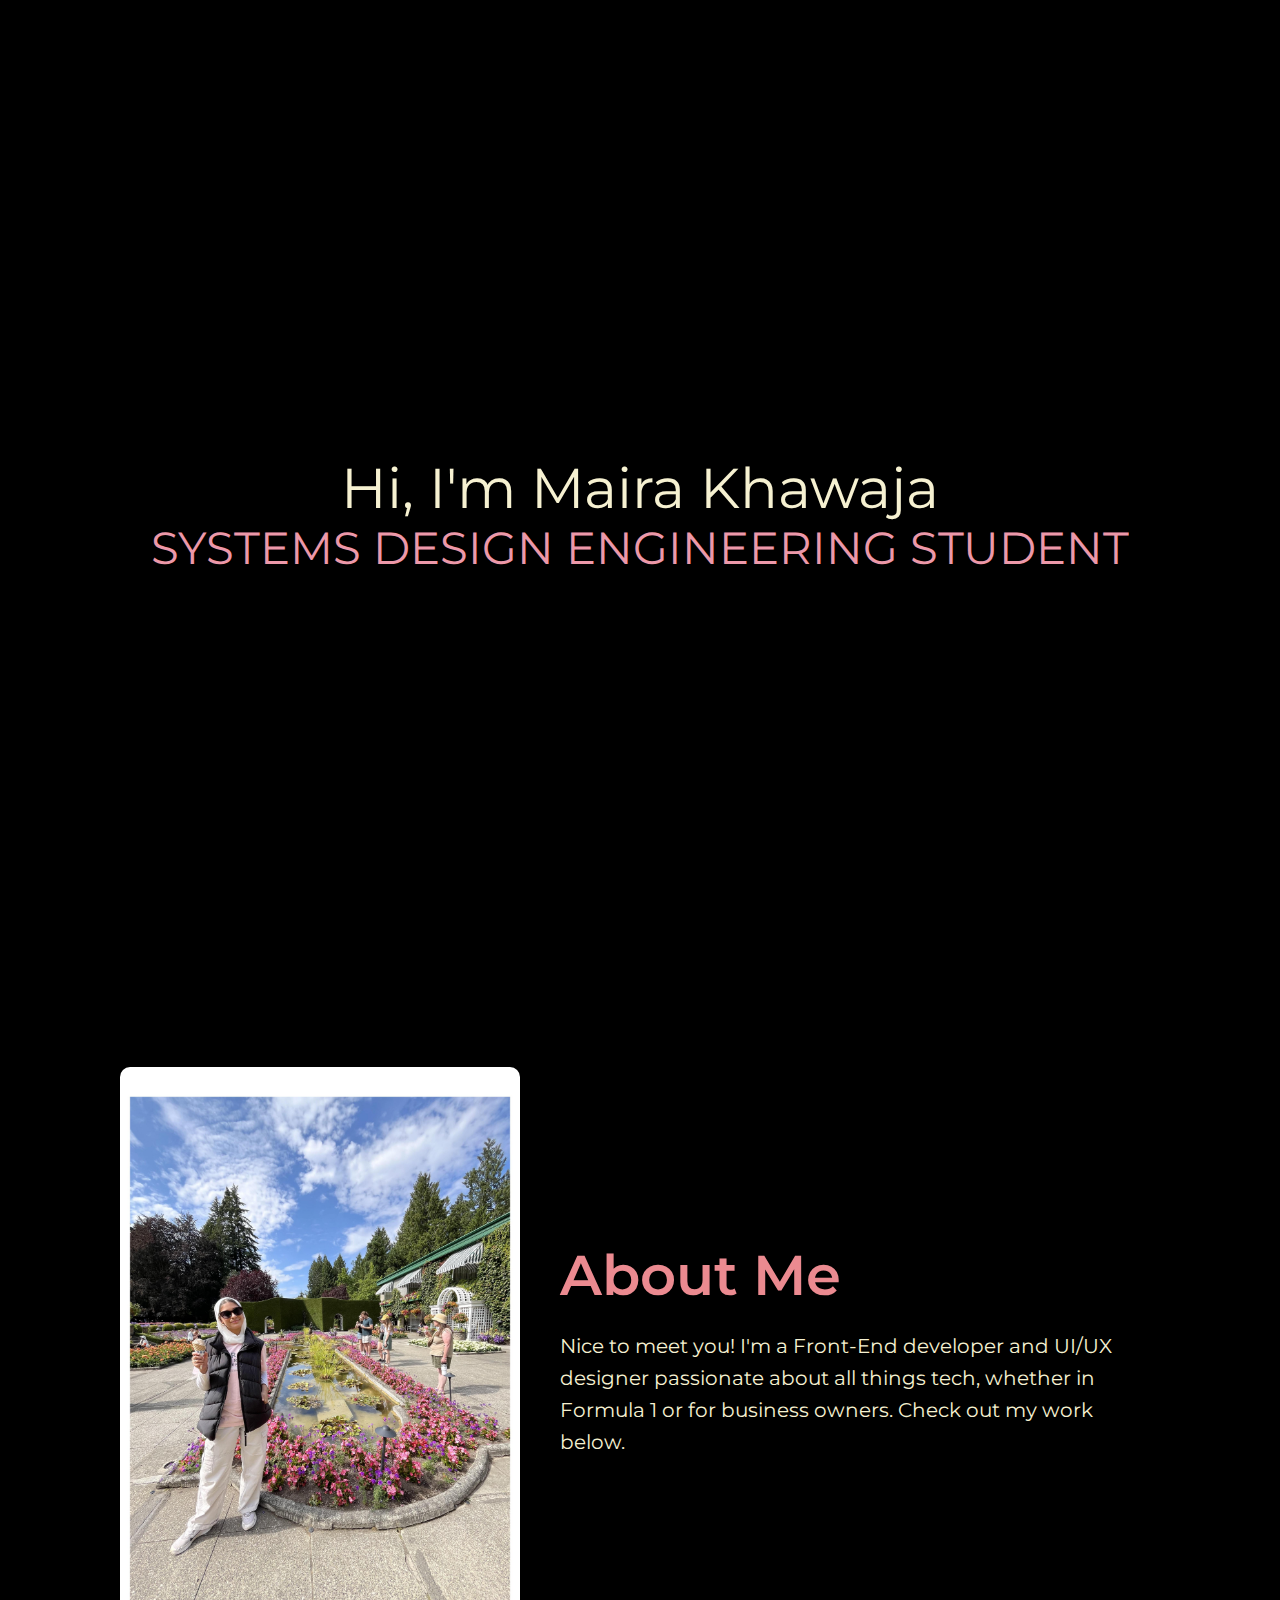
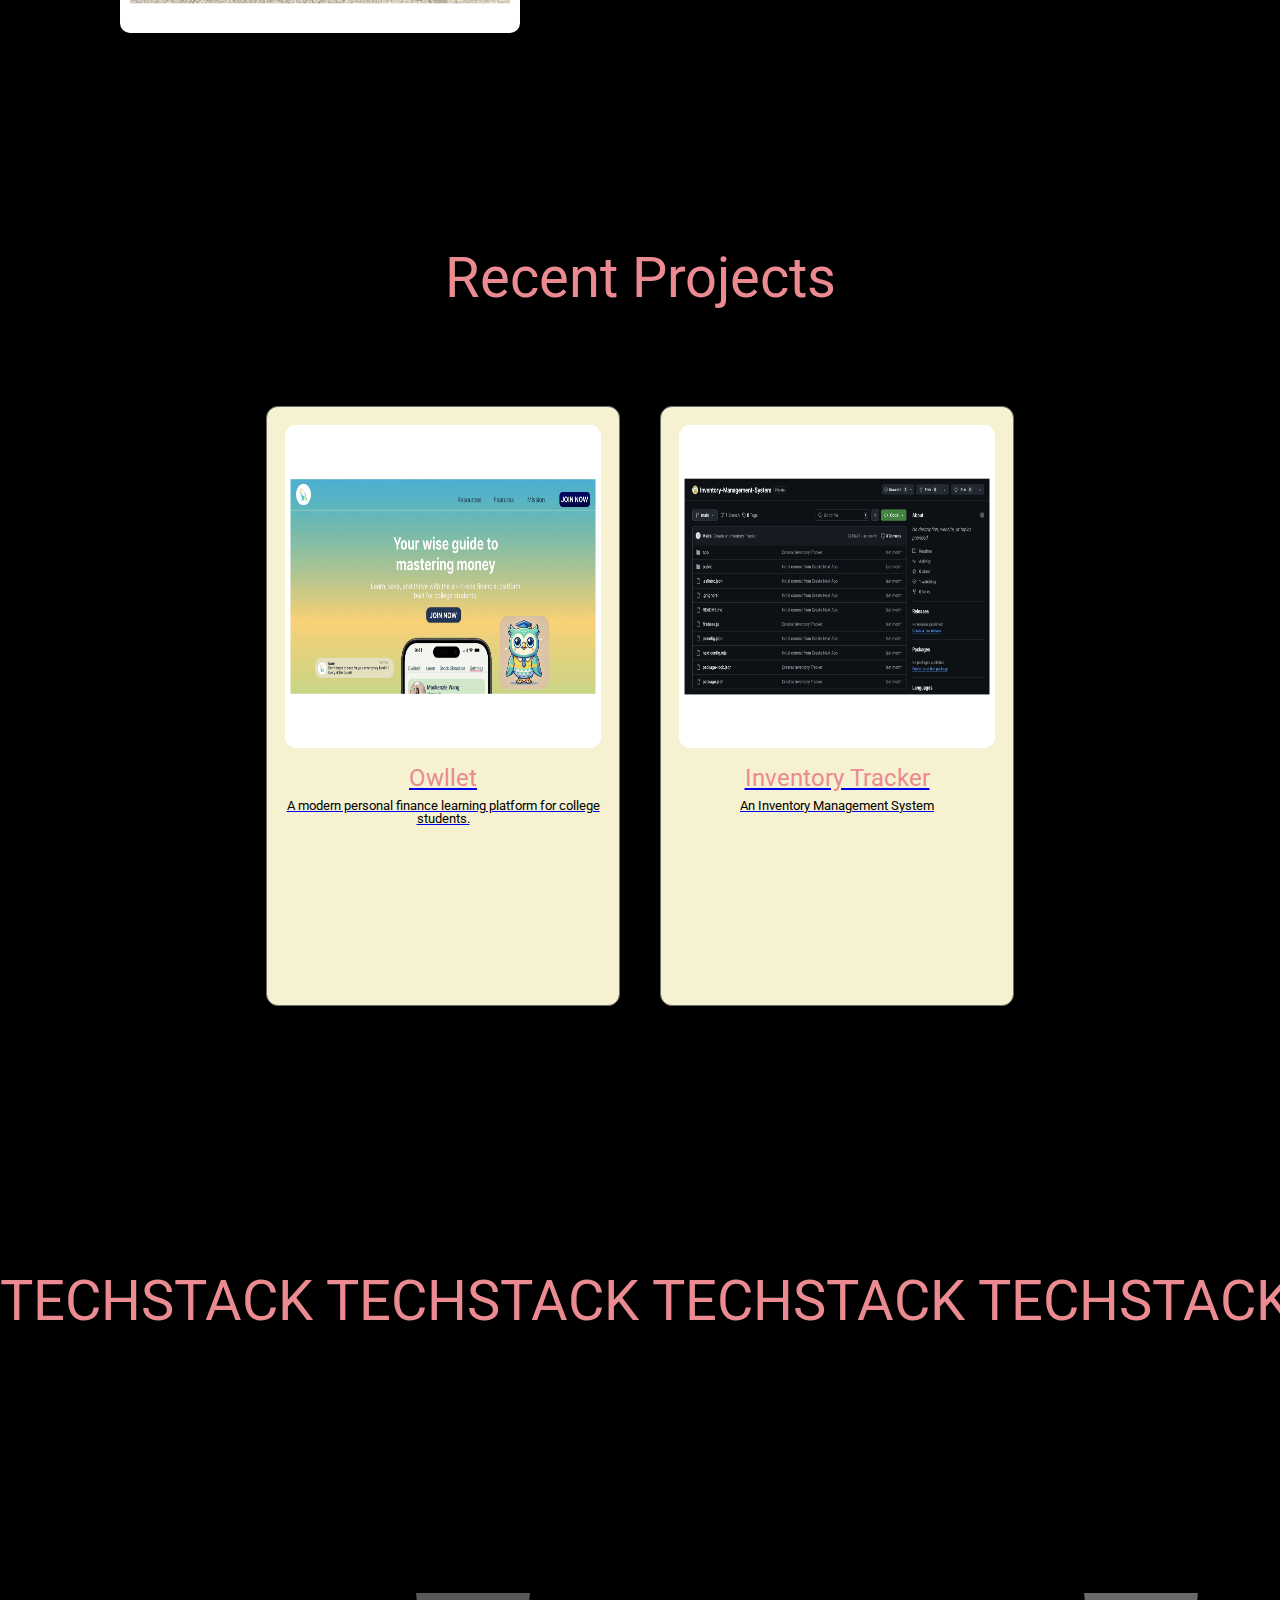
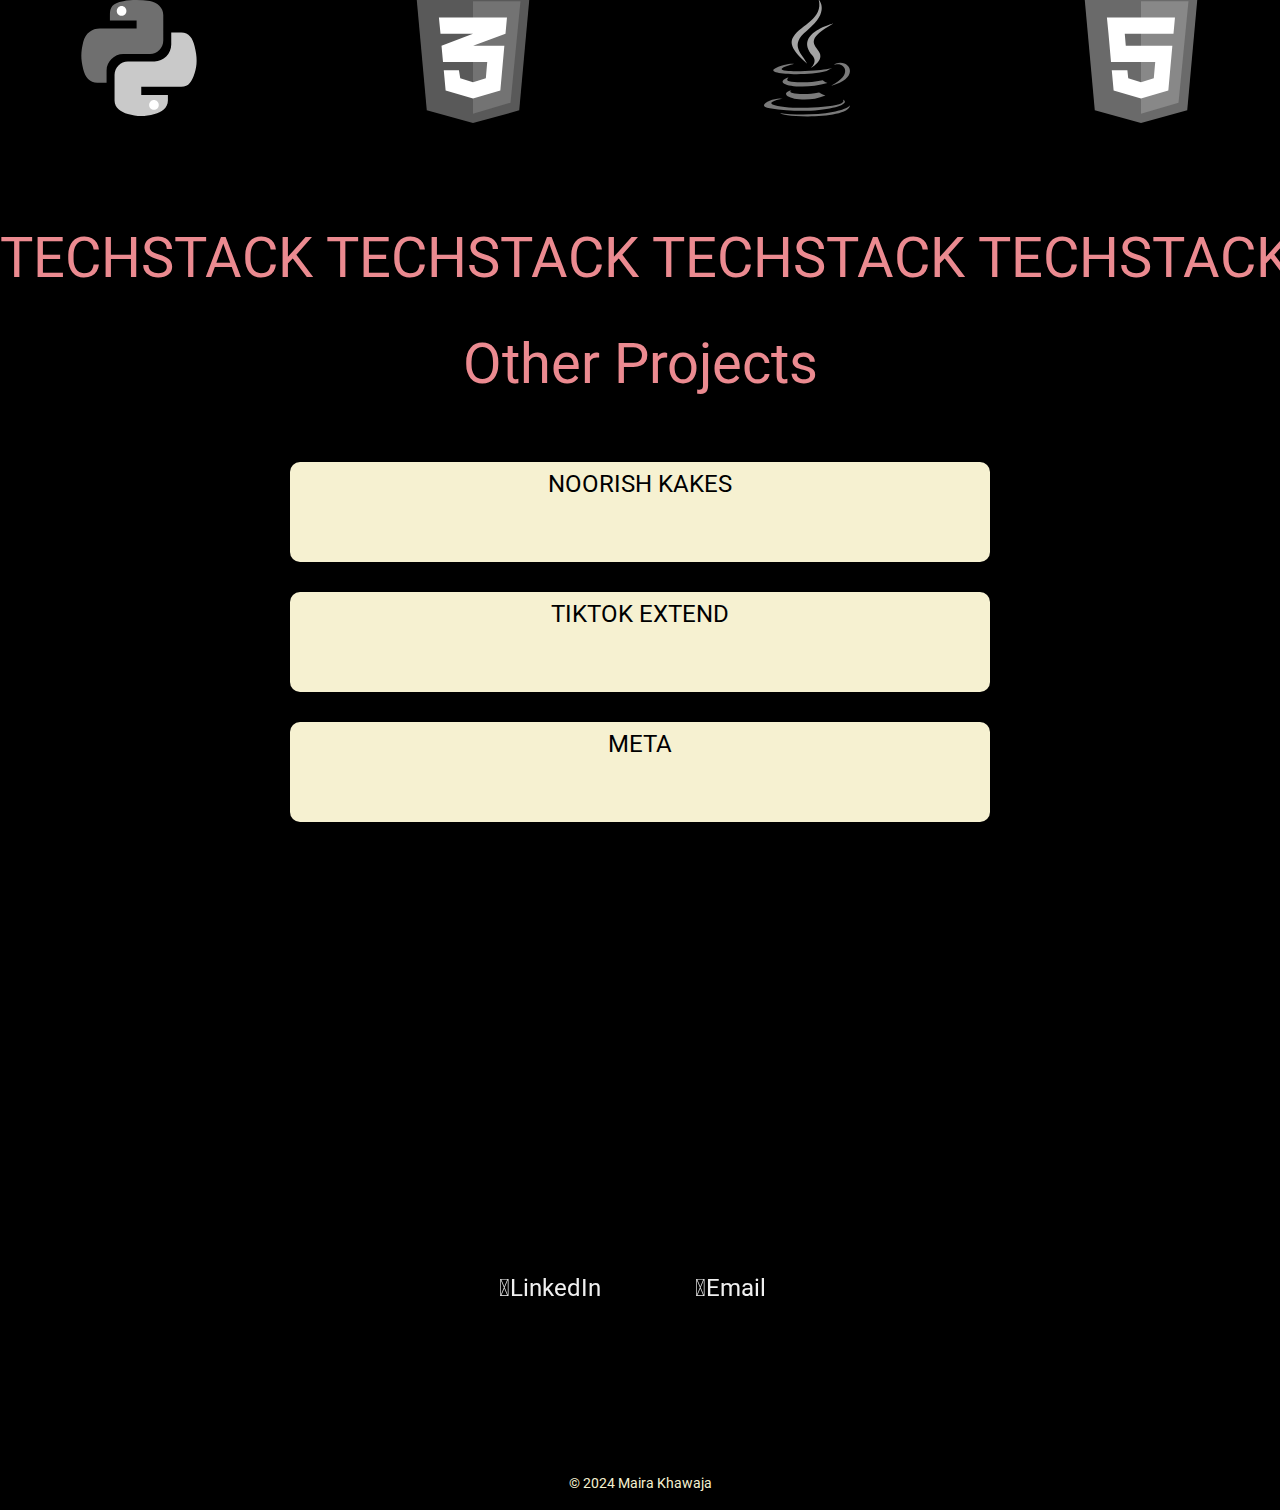
<file: index.html>
<!DOCTYPE HTML>
<!--
	Story by HTML5 UP
	html5up.net | @ajlkn
	Free for personal and commercial use under the CCA 3.0 license (html5up.net/license)
-->
<html>
	<head>
		<link href="https://fonts.googleapis.com/css2?family=Roboto:wght@400;700&display=swap" rel="stylesheet">
		<title>Maira Khawaja</title>
		<meta charset="utf-8"/>
		<meta name="viewport" content="width=device-width, initial-scale=1, user-scalable=no"/>
		<link rel="stylesheet" href="assets/css/main.css" />
		<noscript><link rel="stylesheet" href="assets/css/noscript.css" /></noscript>
		<!-- Google tag (gtag.js) -->
<script async src="https://www.googletagmanager.com/gtag/js?id=G-WH0TMZKFST"></script>
<script>
  window.dataLayer = window.dataLayer || [];
  function gtag(){dataLayer.push(arguments);}
  gtag('js', new Date());

  gtag('config', 'G-WH0TMZKFST');
</script>
<link rel="Roboto" href="https://fonts.googleapis.com">
<link rel="preconnect" href="https://fonts.gstatic.com" crossorigin>
<link href="https://fonts.googleapis.com/css2?family=Montserrat:ital,wght@0,100..900;1,100..900&display=swap" rel="stylesheet">
	</head>
	<body class="is-preload">

		<nav class="round-navbar" id="roundNavbar">
			<ul>
			<li><a href="#aboutmesection">About Me</a></li>
			<li><a href="#projects">Projects</a></li>
			<li><a href="#techstack-section">Techstack</a></li>
			<li><a href="#otherprojects">Other Projects</a></li>
		</ul>
		</nav>
		<script src="scripts.js"></script>

		<!-- Wrapper -->
			<div id="About" class="divided">


					<section>
						
				 <div class="name">
					<h1>
						Hi, I'm Maira Khawaja 
						<div class="inner-headings">
							<span>
								Systems Design Engineering Student <br />
								Formula 1 Fan <br /> 
								Business Owner <br /> 
							</span>
						
						</div>
					</h1>
				 </div>
					</section>

					<!-- Two -->
					<section id="aboutmesection">
						<div class="aboutmesection-content">
							<!-- Image of yourself -->
							<img src="images/gallery/pic2.jpg" alt="Your Photo">
							
							<!-- Text next to the image -->
							<div class="aboutmesection-text">
							  <h1>About Me</h1>
							  <p>
								Nice to meet you! I'm a Front-End developer and UI/UX designer passionate about all things tech, whether in Formula 1 or for business owners. Check out my work below. 
							  </p>
							</div>
						  </div>
					</section>

 <section id="projects" class="projects">
	<h2> Recent Projects</h2>
	<div class="projects-container">
	  <!-- this is the card -->
	  <div class="project-card">
		<a href="https://www.figma.com/proto/9T1aq8GOevfCGmdvIomwOK/Owllet?node-id=75-53&t=SiLsR1OYIVi8cJE7-1">
		  <img src="images/owlletUI.jpg" class="project-image">
		  <h3 class="project-title">Owllet</h3>
		  <p class="project-description">A modern personal finance learning platform for college students.</p>
		</a>
	</div>
		<span class="card-link">Go to Project</span>
	
	
	
		  <div class="project-card">
			<a href="https://github.com/mairakhawaja/Inventory-Management-System.git">
			  <img src="images/IT.jpg" class="project-image">
			  <h3 class="project-title">Inventory Tracker</h3>
			  <p class="project-description">An Inventory Management System </p>
			</a>
		</div>
			<span class="card-link">Go to Project</span>
		</div>
		</section>

				<!-- Five -->
					<section id="techstack-section">
						<div class="moving-text-container">
							<div class="moving-text"  >
							  <span>TECHSTACK TECHSTACK TECHSTACK TECHSTACK TECHSTACK TECHSTACK TECHSTACK</span>
							  <span>TECHSTACK TECHSTACK TECHSTACK TECHSTACK TECHSTACK TECHSTACK TECHSTACK</span>
							</div>
						</div>
						  
						<div class="icons-container">
							<div class="icon" data-text="PYTHON PYTHON PYTHON PYTHON PYTHON">
							  <img src="images/python.svg" alt="Python">
							</div>
							<div class="icon" data-text="CSS CSS CSS CSS CSS">
							  <img src="images/CSS.svg" alt="CSS">
							</div>
							<div class="icon" data-text="JAVA JAVA JAVA JAVA JAVA">
							  <img src="images/java.svg" alt="java">
							</div>
							<div class="icon" data-text="HTML5 HTML5 HTML5 HTML5 HTML5">
							  <img src="images/HTML5.svg" alt="HTML5">
							</div>
						  </div>

						  <div class="moving-text-container bottom-text">
							<div class="moving-text">
							  <span>TECHSTACK TECHSTACK TECHSTACK TECHSTACK TECHSTACK TECHSTACK TECHSTACK</span>
							  <span>TECHSTACK TECHSTACK TECHSTACK TECHSTACK TECHSTACK TECHSTACK TECHSTACK</span>
							</div>
						</div>

						  </section>


						 <section>
							<div id="otherprojects" class="otherprojects">
								<h2>Other Projects</h2>

								<div class="other-projects-container">
									<div class="other-project-card other-card-large">
										<h3>NOORISH KAKES</h3>
										<a class="other-card-link" href="https://www.instagram.com/noorishkakes/?hl=en">See Project</a>
									</div>
							
									<div class="other-project-card other-card-medium">
										
										<h3>TIKTOK EXTEND</h3>
										<a class="other-card-link" href="https://www.canva.com/design/DAF_IS5ivbg/SfKrqWmzQJ89opwIOMUnyw/edit">See Project</a>
									</div>
							
									<div class="other-project-card other-card-small">
										<h3>META</h3>
										<a class="other-card-link" href="https://drive.google.com/file/d/1LSer0Fg7Jsz0cfxKdGN4XkP6RQ5nyRYR/view?usp=sharing">See Project</a>
									</div>
								</div>
								</div>
								
					</section> 
				<!-- Footer -->
				<footer class="footer">
					<div class="inner">
					  <ul class="icons">
						<li><a href="https://www.linkedin.com/in/maira-khawaja-0ba34a267/" class="icon brands fa-linkedin"><span class="label">LinkedIn</span></a></li>
						<li><a href="mailto:maira.khawajaa@gmail.com" class="icon fa-envelope"><span class="label">Email</span></a></li>
					  </ul>
					  <p>&copy; 2024 Maira Khawaja</p>
					</div>
				  </footer>				  

		<!-- Scripts -->
		<!--	<script src="assets/js/jquery.min.js"></script>
			<script src="assets/js/jquery.scrollex.min.js"></script>
			<script src="assets/js/jquery.scrolly.min.js"></script>
			<script src="assets/js/browser.min.js"></script>
			<script src="assets/js/breakpoints.min.js"></script>
			<script src="assets/js/util.js"></script>
			<script src="assets/js/main.js"></script> -->
		</body>
</html>
</file>
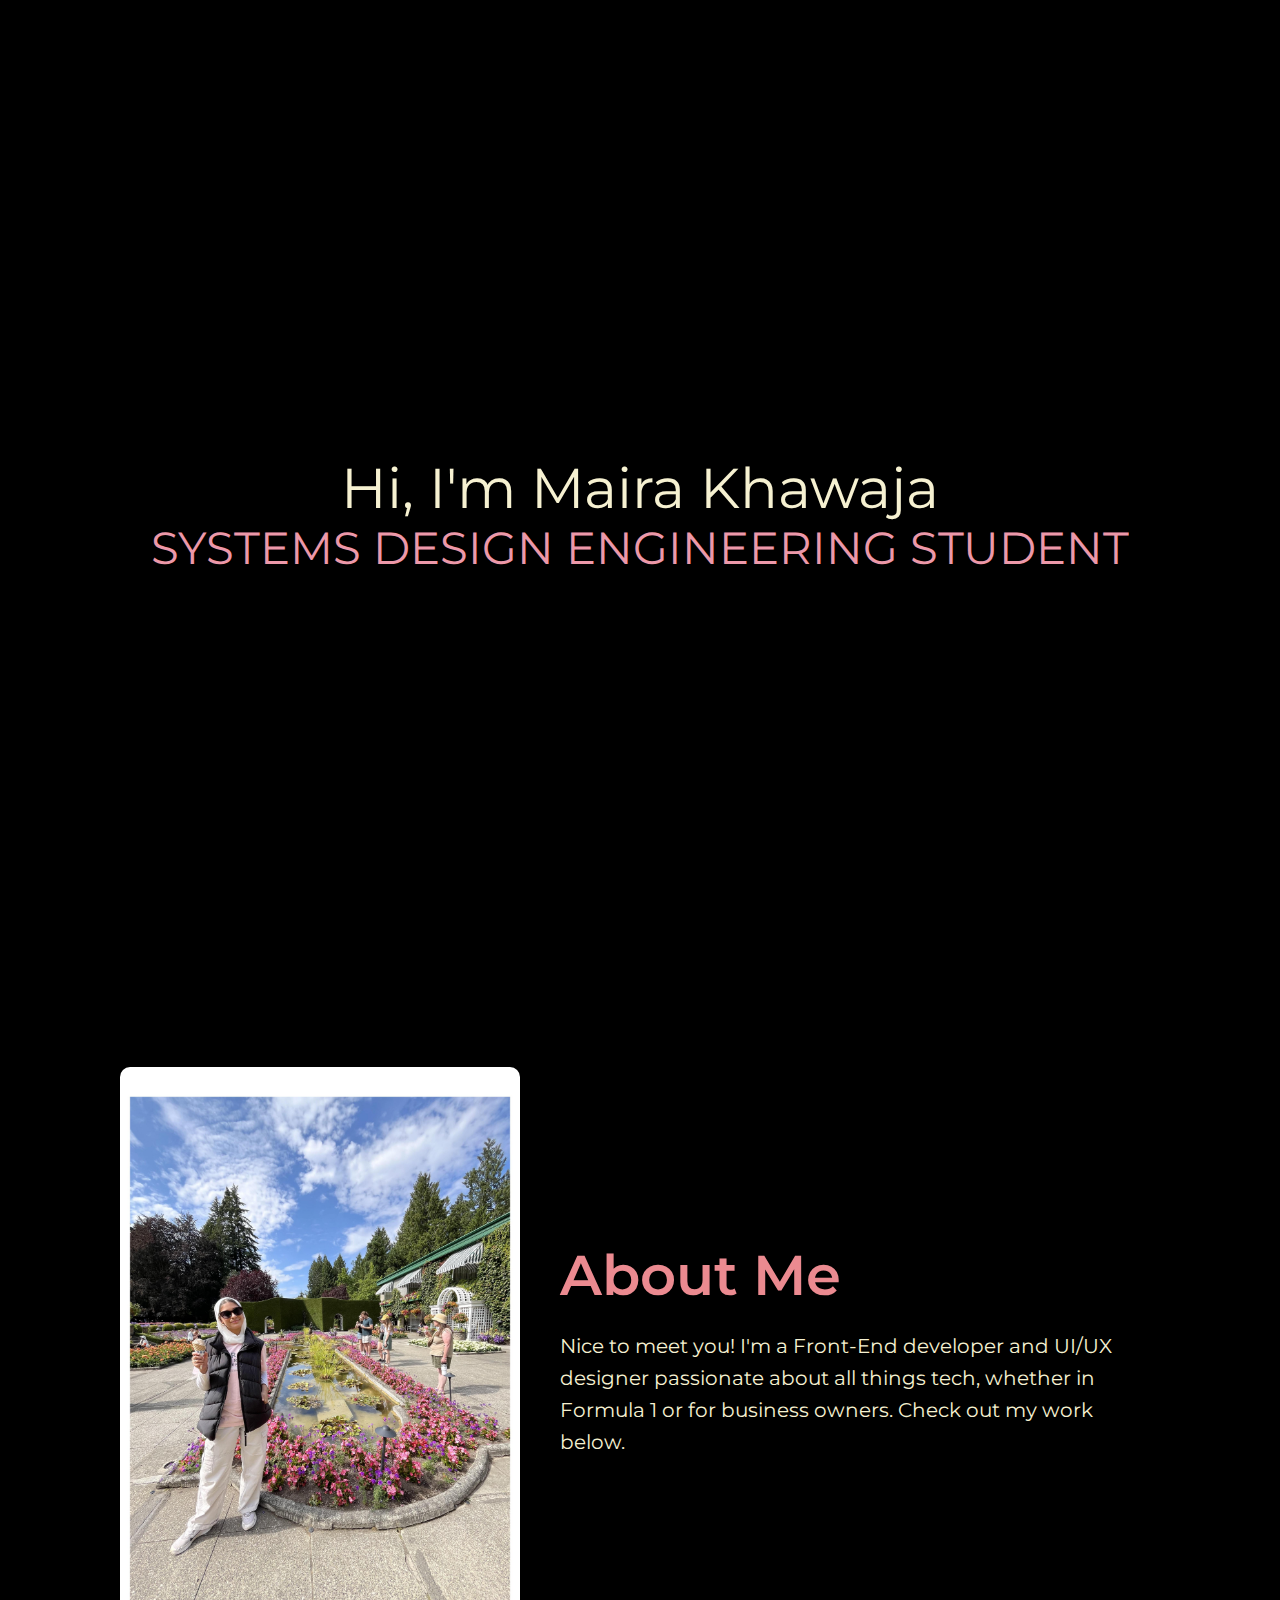
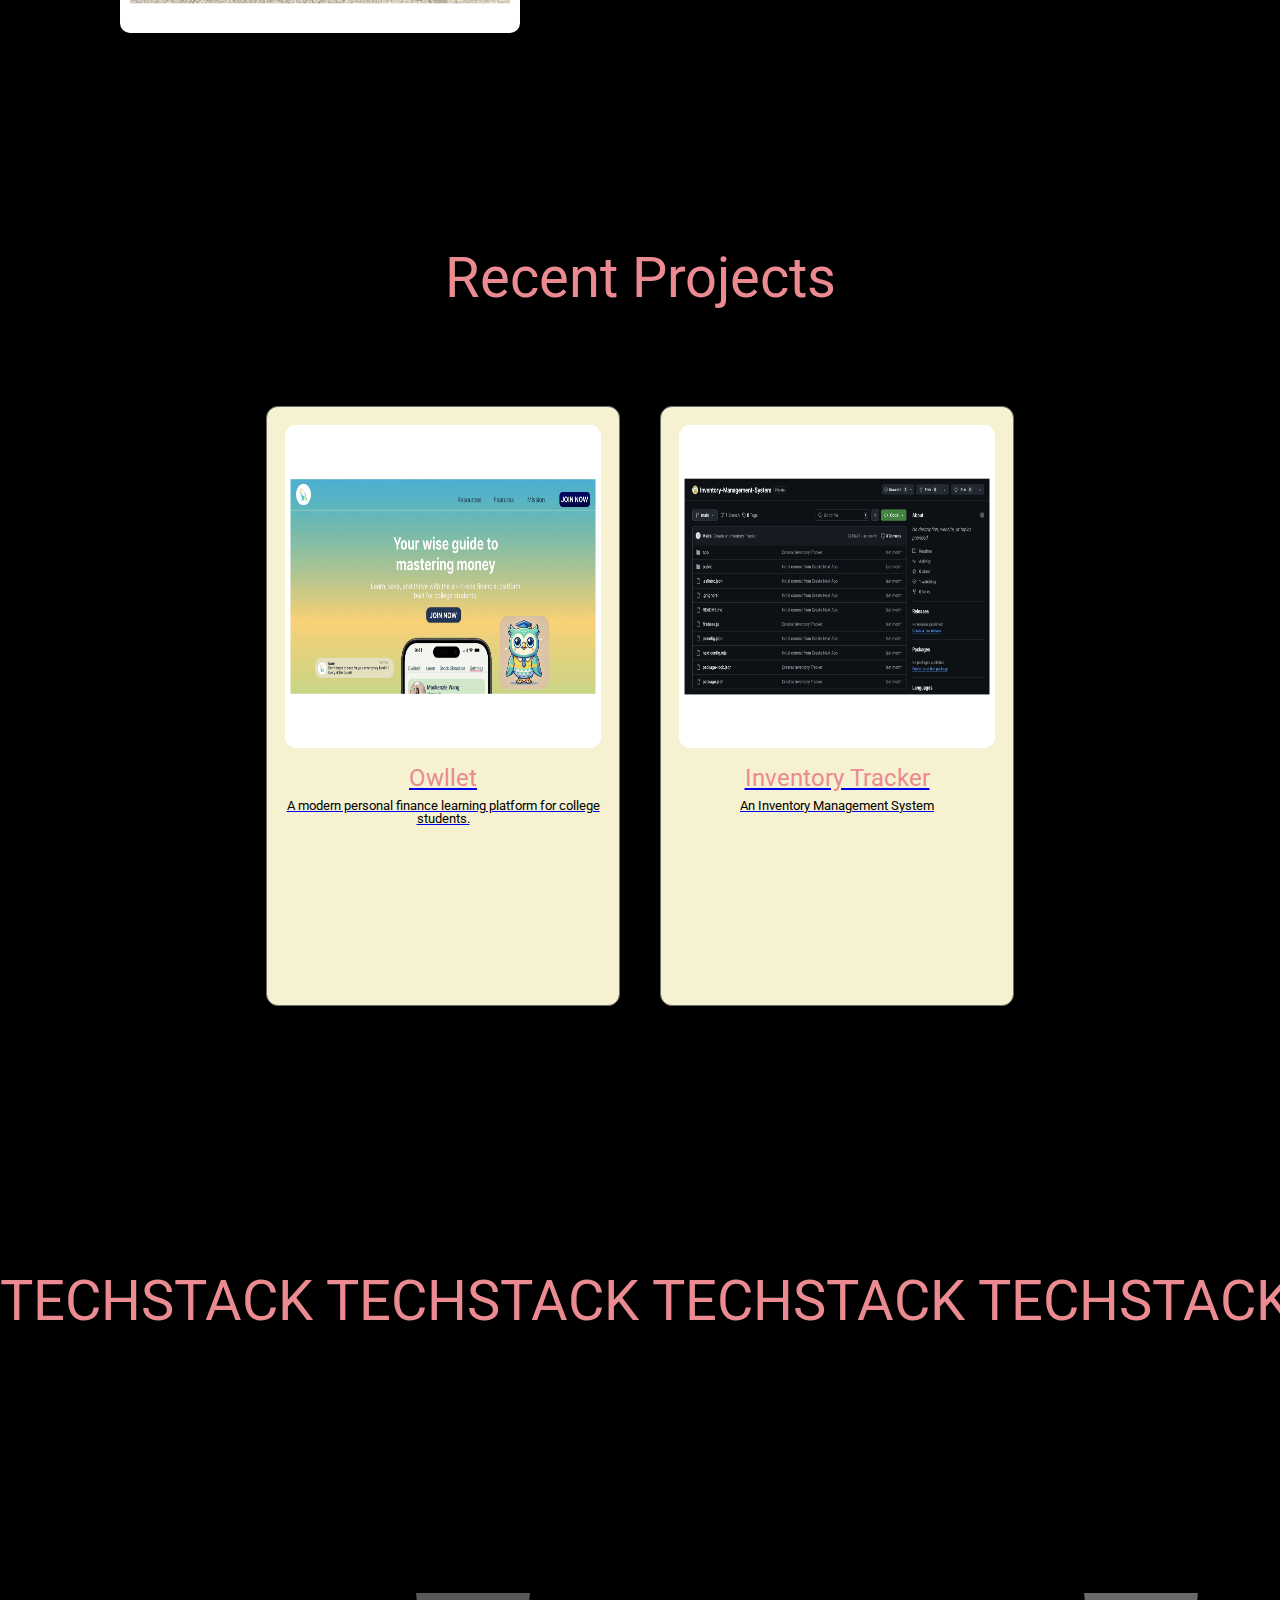
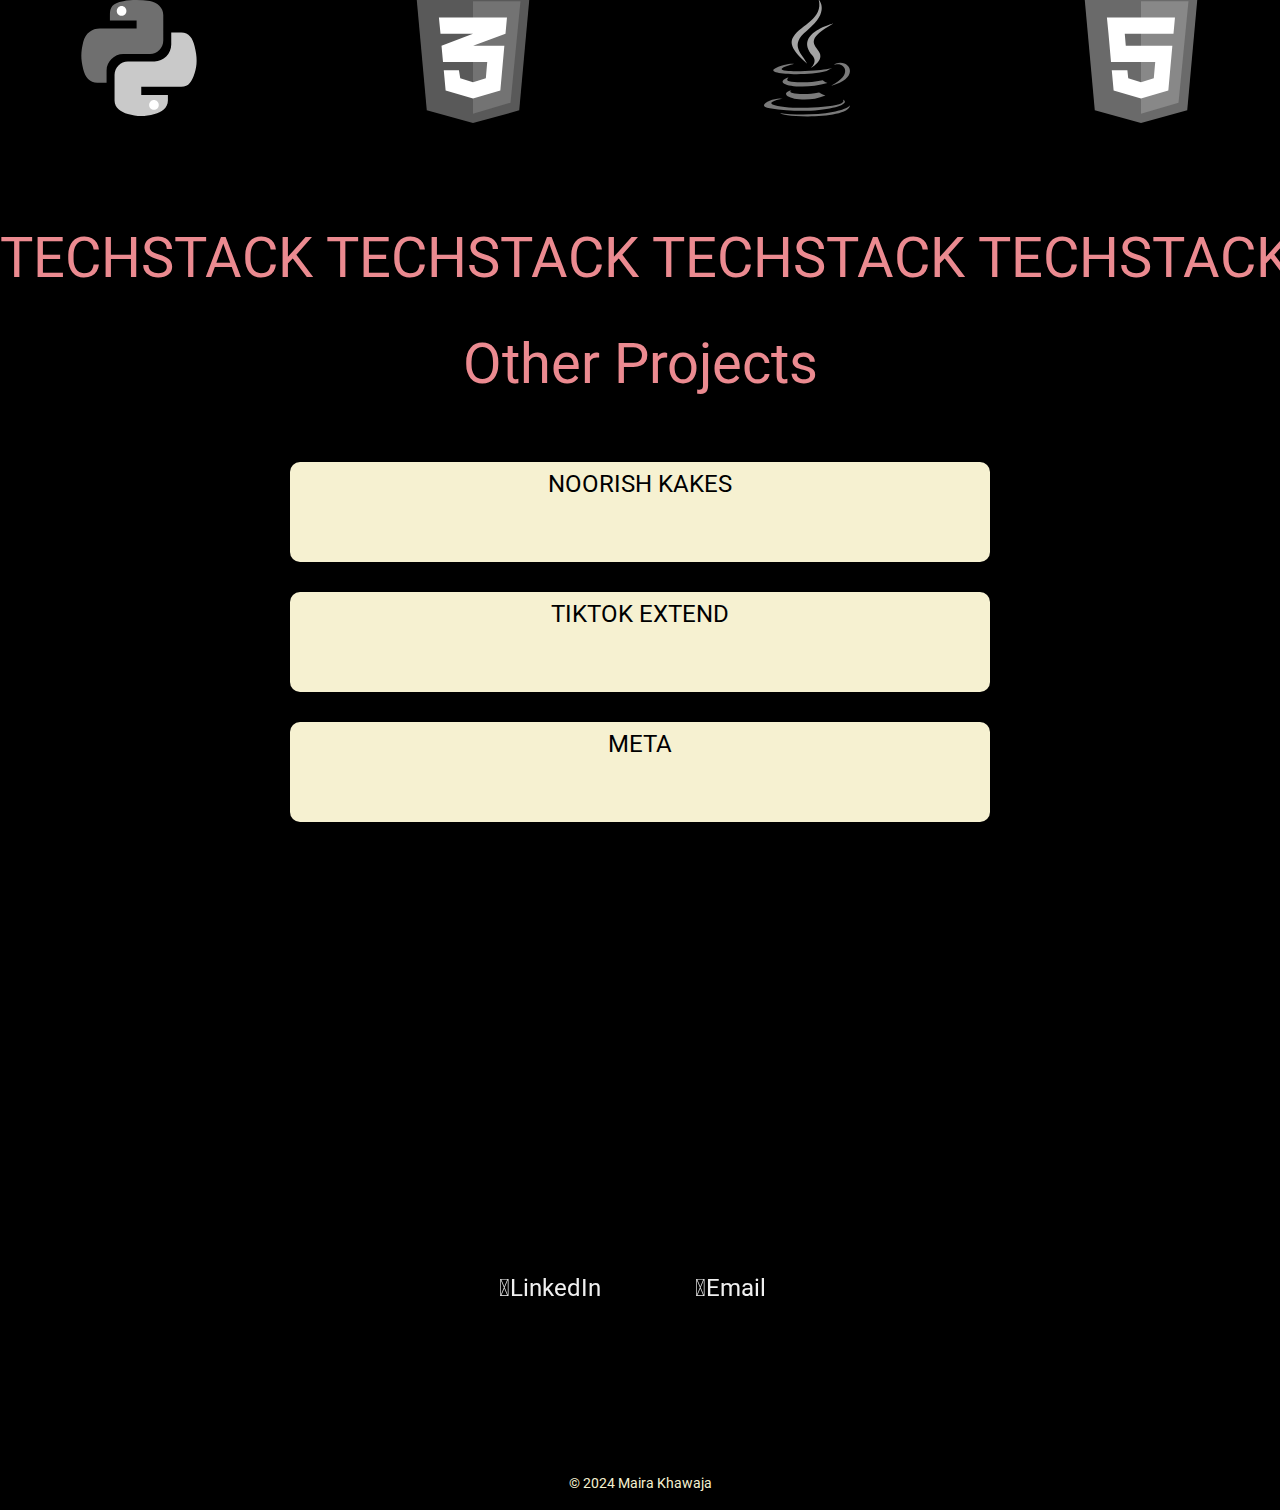
<file: indexfinal.01.html>
<!DOCTYPE HTML>
<!--
	Story by HTML5 UP
	html5up.net | @ajlkn
	Free for personal and commercial use under the CCA 3.0 license (html5up.net/license)
-->
<html>
	<head>
		<link href="https://fonts.googleapis.com/css2?family=Roboto:wght@400;700&display=swap" rel="stylesheet">
		<title>Maira Khawaja</title>
		<meta charset="utf-8"/>
		<meta name="viewport" content="width=device-width, initial-scale=1, user-scalable=no"/>
		<link rel="stylesheet" href="assets/css/main.css" />
		<noscript><link rel="stylesheet" href="assets/css/noscript.css" /></noscript>
		<!-- Google tag (gtag.js) -->
<script async src="https://www.googletagmanager.com/gtag/js?id=G-WH0TMZKFST"></script>
<script>
  window.dataLayer = window.dataLayer || [];
  function gtag(){dataLayer.push(arguments);}
  gtag('js', new Date());

  gtag('config', 'G-WH0TMZKFST');
</script>
<link rel="Roboto" href="https://fonts.googleapis.com">
<link rel="preconnect" href="https://fonts.gstatic.com" crossorigin>
<link href="https://fonts.googleapis.com/css2?family=Montserrat:ital,wght@0,100..900;1,100..900&display=swap" rel="stylesheet">
	</head>
	<body class="is-preload">

		<nav class="round-navbar" id="roundNavbar">
			<ul>
			<li><a href="#aboutmesection">About Me</a></li>
			<li><a href="#projects">Projects</a></li>
			<li><a href="#techstack-section">Techstack</a></li>
			<li><a href="#otherprojects">Other Projects</a></li>
		</ul>
		</nav>
		<script src="scripts.js"></script>

		<!-- Wrapper -->
			<div id="About" class="divided">


					<section>
						
				 <div class="name">
					<h1>
						Hi, I'm Maira Khawaja 
						<div class="inner-headings">
							<span>
								Systems Design Engineering Student <br />
								Formula 1 Fan <br /> 
								Business Owner <br /> 
							</span>
						
						</div>
					</h1>
				 </div>
					</section>

					<!-- Two -->
					<section id="aboutmesection">
						<div class="aboutmesection-content">
							<!-- Image of yourself -->
							<img src="images/gallery/pic2.jpg" alt="Your Photo">
							
							<!-- Text next to the image -->
							<div class="aboutmesection-text">
							  <h1>About Me</h1>
							  <p>
								Nice to meet you! I'm a Front-End developer and UI/UX designer passionate about all things tech, whether in Formula 1 or for business owners. Check out my work below. 
							  </p>
							</div>
						  </div>
					</section>

 <section id="projects" class="projects">
	<h2> Recent Projects</h2>
	<div class="projects-container">
	  <!-- this is the card -->
	  <div class="project-card">
		<a href="https://www.figma.com/proto/9T1aq8GOevfCGmdvIomwOK/Owllet?node-id=75-53&t=SiLsR1OYIVi8cJE7-1">
		  <img src="images/owlletUI.jpg" class="project-image">
		  <h3 class="project-title">Owllet</h3>
		  <p class="project-description">A modern personal finance learning platform for college students.</p>
		</a>
	</div>
		<span class="card-link">Go to Project</span>
	
	
	
		  <div class="project-card">
			<a href="https://github.com/mairakhawaja/Inventory-Management-System.git">
			  <img src="images/IT.jpg" class="project-image">
			  <h3 class="project-title">Inventory Tracker</h3>
			  <p class="project-description">An Inventory Management System </p>
			</a>
		</div>
			<span class="card-link">Go to Project</span>
		</div>
		</section>

				<!-- Five -->
					<section id="techstack-section">
						<div class="moving-text-container">
							<div class="moving-text"  >
							  <span>TECHSTACK TECHSTACK TECHSTACK TECHSTACK TECHSTACK TECHSTACK TECHSTACK</span>
							  <span>TECHSTACK TECHSTACK TECHSTACK TECHSTACK TECHSTACK TECHSTACK TECHSTACK</span>
							</div>
						</div>
						  
						<div class="icons-container">
							<div class="icon" data-text="PYTHON PYTHON PYTHON PYTHON PYTHON">
							  <img src="images/python.svg" alt="Python">
							</div>
							<div class="icon" data-text="CSS CSS CSS CSS CSS">
							  <img src="images/CSS.svg" alt="CSS">
							</div>
							<div class="icon" data-text="JAVA JAVA JAVA JAVA JAVA">
							  <img src="images/java.svg" alt="java">
							</div>
							<div class="icon" data-text="HTML5 HTML5 HTML5 HTML5 HTML5">
							  <img src="images/HTML5.svg" alt="HTML5">
							</div>
						  </div>

						  <div class="moving-text-container bottom-text">
							<div class="moving-text">
							  <span>TECHSTACK TECHSTACK TECHSTACK TECHSTACK TECHSTACK TECHSTACK TECHSTACK</span>
							  <span>TECHSTACK TECHSTACK TECHSTACK TECHSTACK TECHSTACK TECHSTACK TECHSTACK</span>
							</div>
						</div>

						  </section>


						 <section>
							<div id="otherprojects" class="otherprojects">
								<h2>Other Projects</h2>

								<div class="other-projects-container">
									<div class="other-project-card other-card-large">
										<h3>NOORISH KAKES</h3>
										<a class="other-card-link" href="https://www.instagram.com/noorishkakes/?hl=en">See Project</a>
									</div>
							
									<div class="other-project-card other-card-medium">
										
										<h3>TIKTOK EXTEND</h3>
										<a class="other-card-link" href="https://www.canva.com/design/DAF_IS5ivbg/Iv7AGCCtDe-hvIV1_js0mQ/view?utm_content=DAF_IS5ivbg&utm_campaign=designshare&utm_medium=link&utm_source=editor">See Project</a>
									</div>
							
									<div class="other-project-card other-card-small">
										<h3>META</h3>
										<a class="other-card-link" href="https://drive.google.com/file/d/1LSer0Fg7Jsz0cfxKdGN4XkP6RQ5nyRYR/view?usp=sharing">See Project</a>
									</div>
								</div>
								</div>
								
					</section> 
				<!-- Footer -->
				<footer class="footer">
					<div class="inner">
					  <ul class="icons">
						<li><a href="https://www.linkedin.com/in/maira-khawaja-0ba34a267/" class="icon brands fa-linkedin"><span class="label">LinkedIn</span></a></li>
						<li><a href="mailto:maira.khawajaa@gmail.com" class="icon fa-envelope"><span class="label">Email</span></a></li>
					  </ul>
					  <p>&copy; 2024 Maira Khawaja</p>
					</div>
				  </footer>				  

		<!-- Scripts -->
		<!--	<script src="assets/js/jquery.min.js"></script>
			<script src="assets/js/jquery.scrollex.min.js"></script>
			<script src="assets/js/jquery.scrolly.min.js"></script>
			<script src="assets/js/browser.min.js"></script>
			<script src="assets/js/breakpoints.min.js"></script>
			<script src="assets/js/util.js"></script>
			<script src="assets/js/main.js"></script> -->
		</body>
</html>
</file>
<file: assets/css/noscript.css>
/*
	Story by HTML5 UP
	html5up.net | @ajlkn
	Free for personal and commercial use under the CCA 3.0 license (html5up.net/license)
*/

/* Banner (transitions) */

	.banner.onload-content-fade-up .content {
		-moz-transition: none;
		-webkit-transition: none;
		-ms-transition: none;
		transition: none;
	}

	body.is-preload .banner.onload-content-fade-up .content {
		-moz-transform: none;
		-webkit-transform: none;
		-ms-transform: none;
		transform: none;
		opacity: 1;
	}

	.banner.onload-content-fade-down .content {
		-moz-transition: none;
		-webkit-transition: none;
		-ms-transition: none;
		transition: none;
	}

	body.is-preload .banner.onload-content-fade-down .content {
		-moz-transform: none;
		-webkit-transform: none;
		-ms-transform: none;
		transform: none;
		opacity: 1;
	}

	.banner.onload-content-fade-left .content {
		-moz-transition: none;
		-webkit-transition: none;
		-ms-transition: none;
		transition: none;
	}

	body.is-preload .banner.onload-content-fade-left .content {
		-moz-transform: none;
		-webkit-transform: none;
		-ms-transform: none;
		transform: none;
		opacity: 1;
	}

	.banner.onload-content-fade-right .content {
		-moz-transition: none;
		-webkit-transition: none;
		-ms-transition: none;
		transition: none;
	}

	body.is-preload .banner.onload-content-fade-right .content {
		-moz-transform: none;
		-webkit-transform: none;
		-ms-transform: none;
		transform: none;
		opacity: 1;
	}

	.banner.onload-content-fade-in .content {
		-moz-transition: none;
		-webkit-transition: none;
		-ms-transition: none;
		transition: none;
	}

	body.is-preload .banner.onload-content-fade-in .content {
		-moz-transform: none;
		-webkit-transform: none;
		-ms-transform: none;
		transform: none;
		opacity: 1;
	}

	.banner.onload-image-fade-up .image {
		-moz-transition: none;
		-webkit-transition: none;
		-ms-transition: none;
		transition: none;
	}

		.banner.onload-image-fade-up .image img {
			-moz-transition: none;
			-webkit-transition: none;
			-ms-transition: none;
			transition: none;
		}

	body.is-preload .banner.onload-image-fade-up .image {
		-moz-transform: none;
		-webkit-transform: none;
		-ms-transform: none;
		transform: none;
		opacity: 1;
	}

		body.is-preload .banner.onload-image-fade-up .image img {
			opacity: 1;
		}

	.banner.onload-image-fade-down .image {
		-moz-transition: none;
		-webkit-transition: none;
		-ms-transition: none;
		transition: none;
	}

		.banner.onload-image-fade-down .image img {
			-moz-transition: none;
			-webkit-transition: none;
			-ms-transition: none;
			transition: none;
		}

	body.is-preload .banner.onload-image-fade-down .image {
		-moz-transform: none;
		-webkit-transform: none;
		-ms-transform: none;
		transform: none;
		opacity: 1;
	}

		body.is-preload .banner.onload-image-fade-down .image img {
			opacity: 1;
		}

	.banner.onload-image-fade-left .image {
		-moz-transition: none;
		-webkit-transition: none;
		-ms-transition: none;
		transition: none;
	}

		.banner.onload-image-fade-left .image img {
			-moz-transition: none;
			-webkit-transition: none;
			-ms-transition: none;
			transition: none;
		}

	body.is-preload .banner.onload-image-fade-left .image {
		-moz-transform: none;
		-webkit-transform: none;
		-ms-transform: none;
		transform: none;
		opacity: 1;
	}

		body.is-preload .banner.onload-image-fade-left .image img {
			opacity: 1;
		}

	.banner.onload-image-fade-right .image {
		-moz-transition: none;
		-webkit-transition: none;
		-ms-transition: none;
		transition: none;
	}

		.banner.onload-image-fade-right .image img {
			-moz-transition: none;
			-webkit-transition: none;
			-ms-transition: none;
			transition: none;
		}

	body.is-preload .banner.onload-image-fade-right .image {
		-moz-transform: none;
		-webkit-transform: none;
		-ms-transform: none;
		transform: none;
		opacity: 1;
	}

		body.is-preload .banner.onload-image-fade-right .image img {
			opacity: 1;
		}

	.banner.onload-image-fade-in .image img {
		-moz-transition: none;
		-webkit-transition: none;
		-ms-transition: none;
		transition: none;
	}

	body.is-preload .banner.onload-image-fade-in .image img {
		opacity: 1;
	}

	.banner.onscroll-content-fade-up .content {
		-moz-transition: none;
		-webkit-transition: none;
		-ms-transition: none;
		transition: none;
	}

	.banner.onscroll-content-fade-up.is-inactive .content {
		-moz-transform: none;
		-webkit-transform: none;
		-ms-transform: none;
		transform: none;
		opacity: 1;
	}

	.banner.onscroll-content-fade-down .content {
		-moz-transition: none;
		-webkit-transition: none;
		-ms-transition: none;
		transition: none;
	}

	.banner.onscroll-content-fade-down.is-inactive .content {
		-moz-transform: none;
		-webkit-transform: none;
		-ms-transform: none;
		transform: none;
		opacity: 1;
	}

	.banner.onscroll-content-fade-left .content {
		-moz-transition: none;
		-webkit-transition: none;
		-ms-transition: none;
		transition: none;
	}

	.banner.onscroll-content-fade-left.is-inactive .content {
		-moz-transform: none;
		-webkit-transform: none;
		-ms-transform: none;
		transform: none;
		opacity: 1;
	}

	.banner.onscroll-content-fade-right .content {
		-moz-transition: none;
		-webkit-transition: none;
		-ms-transition: none;
		transition: none;
	}

	.banner.onscroll-content-fade-right.is-inactive .content {
		-moz-transform: none;
		-webkit-transform: none;
		-ms-transform: none;
		transform: none;
		opacity: 1;
	}

	.banner.onscroll-content-fade-in .content {
		-moz-transition: none;
		-webkit-transition: none;
		-ms-transition: none;
		transition: none;
	}

	.banner.onscroll-content-fade-in.is-inactive .content {
		-moz-transform: none;
		-webkit-transform: none;
		-ms-transform: none;
		transform: none;
		opacity: 1;
	}

	.banner.onscroll-image-fade-up .image {
		-moz-transition: none;
		-webkit-transition: none;
		-ms-transition: none;
		transition: none;
	}

		.banner.onscroll-image-fade-up .image img {
			-moz-transition: none;
			-webkit-transition: none;
			-ms-transition: none;
			transition: none;
		}

	.banner.onscroll-image-fade-up.is-inactive .image {
		-moz-transform: none;
		-webkit-transform: none;
		-ms-transform: none;
		transform: none;
		opacity: 1;
	}

		.banner.onscroll-image-fade-up.is-inactive .image img {
			opacity: 1;
		}

	.banner.onscroll-image-fade-down .image {
		-moz-transition: none;
		-webkit-transition: none;
		-ms-transition: none;
		transition: none;
	}

		.banner.onscroll-image-fade-down .image img {
			-moz-transition: none;
			-webkit-transition: none;
			-ms-transition: none;
			transition: none;
		}

	.banner.onscroll-image-fade-down.is-inactive .image {
		-moz-transform: none;
		-webkit-transform: none;
		-ms-transform: none;
		transform: none;
		opacity: 1;
	}

		.banner.onscroll-image-fade-down.is-inactive .image img {
			opacity: 1;
		}

	.banner.onscroll-image-fade-left .image {
		-moz-transition: none;
		-webkit-transition: none;
		-ms-transition: none;
		transition: none;
	}

		.banner.onscroll-image-fade-left .image img {
			-moz-transition: none;
			-webkit-transition: none;
			-ms-transition: none;
			transition: none;
		}

	.banner.onscroll-image-fade-left.is-inactive .image {
		-moz-transform: none;
		-webkit-transform: none;
		-ms-transform: none;
		transform: none;
		opacity: 1;
	}

		.banner.onscroll-image-fade-left.is-inactive .image img {
			opacity: 1;
		}

	.banner.onscroll-image-fade-right .image {
		-moz-transition: none;
		-webkit-transition: none;
		-ms-transition: none;
		transition: none;
	}

		.banner.onscroll-image-fade-right .image img {
			-moz-transition: none;
			-webkit-transition: none;
			-ms-transition: none;
			transition: none;
		}

	.banner.onscroll-image-fade-right.is-inactive .image {
		-moz-transform: none;
		-webkit-transform: none;
		-ms-transform: none;
		transform: none;
		opacity: 1;
	}

		.banner.onscroll-image-fade-right.is-inactive .image img {
			opacity: 1;
		}

	.banner.onscroll-image-fade-in .image img {
		-moz-transition: none;
		-webkit-transition: none;
		-ms-transition: none;
		transition: none;
	}

	.banner.onscroll-image-fade-in.is-inactive .image img {
		opacity: 1;
	}
</file>
<file: assets/css/main.css>
@import url(fontawesome-all.min.css);
@import url("https://fonts.googleapis.com/css?family=Source+Sans+Pro:300,300i,400,400i");

/*
	Story by HTML5 UP
	html5up.net | @ajlkn
	Free for personal and commercial use under the CCA 3.0 license (html5up.net/license)
*/


html, body, div, span, applet, object,
iframe, h1, h2, h3, h4, h5, h6, p, blockquote,
pre, a, abbr, acronym, address, big, cite,
code, del, dfn, em, img, ins, kbd, q, s, samp,
small, strike, strong, sub, sup, tt, var, b,
u, i, center, dl, dt, dd, ol, ul, li, fieldset,
form, label, legend, table, caption, tbody,
tfoot, thead, tr, th, td, article, aside,
canvas, details, embed, figure, figcaption,
footer, header, hgroup, menu, nav, output, ruby,
section, summary, time, mark, audio, video {
	margin: 0;
	padding: 0;
	border: 0;
	font-size: 100%;
	font: inherit;
	vertical-align: baseline;}

article, aside, details, figcaption, figure,
footer, header, hgroup, menu, nav, section {
	display: block;}

	
	html {
		scroll-behavior: smooth;
	}
	.title::before {  
		transform: scaleX(0);
		transform-origin: bottom right;
	  }
	  
	  .title:hover::before {
		transform: scaleX(1);
		transform-origin: bottom left;
	  }
	  
	  .title::before {
		content: " ";
		display: block;
		position: absolute;
		top: 0; right: 0; bottom: 0; left: 0;
		inset: 0 0 0 0;
		background:#F6F1D1;
		z-index: -1;
		transition: transform .9s ease;
	  }
	  
	 .title {
		position: relative;
		font-size: 5rem;
	  }
	  
	  
	  @media (orientation: landscape) {
		body {
		  grid-auto-flow: column;
		}
	  } 

 .name {
	text-align: center;
	font-size: 4.5rem;
	font-family: "Montserrat";
	color: #EB8A90;
	padding-top: 10%; 
	background-color: #000000;
	position:relative;
	z-index:100;;
	display: flex;
    justify-content: center;
    align-items: center;
	
	height: 100vh;
	
} 


 body {
	line-height: 1;
  background-size: cover; 
  background-repeat: no-repeat; 
  background-color: #000000;
}

  
.inner-headings {
	border: 0px solid #ddd;
	height: auto;
	line-height: 50px;
	font-size: 45px;
	text-transform: uppercase;
	 overflow: hidden; 
	 z-index: 100;
	 position: relative; 
} 

#aboutmesection{
	position: sticky;
	top: 0;
	z-index: 1;
	height: 100vh; /* Make sure the height is 100% of the viewport */
	background-color: #000000; /* Set background color */
	display: flex;
  justify-content: center; /* Center the text horizontally */
  align-items: center; /* Center the text vertically */
  text-align: center; /* Center text inside the div */
  padding: 0 20px; /* Ensure there's padding on smaller screens */
  color: #F6F1D1; /* Text color (adjust based on your palette) */
  font-family: "Montserrat", sans-serif; /* Modern font */
  overflow: hidden; /* Prevents overflow */

}
.aboutmesection-content img{
	width: 40%; /* Adjust the width of the image */
	max-width: 400px;
	height: auto;
	border-radius: 10%; /* Makes the image circular */
	object-fit: cover;
	border-radius: 10px;
	
}

.inner-headings span {
    position: relative;
    color: rgb(236, 152, 169);
    animation: animation 8s ease infinite;
	height: 50px;
	display: block;
}

.aboutmesection-content {
	display: flex;
	align-items: center; /* Aligns the text vertically with the image */
	width: 100%; /* Space between the image and the text */
	justify-content: center;
	gap: 40px;
  }

  .aboutmesection-text{
	text-align: left;
  }

.aboutmesection-text h1 {
  font-size: 3.5rem; /* Adjust the heading size */
  font-weight: 600;
  line-height: 1.2;
  margin-bottom: 20px;
  color: #EB8A90; /* Optional: Change the color of the heading */
}

/* About Section Paragraph */
.aboutmesection-text p {
  font-size: 1.25rem; /* Slightly smaller text size */
  line-height: 1.6; /* Comfortable line spacing */
  max-width: 600px; /* Limit text width for readability */
  color: #F6F1D1; /* Light text color */
}

/* Responsive Styling for Mobile Devices */
@media (max-width: 768px) {
  #aboutmesection {
    flex-direction: column; /* Stack the image and text vertically on smaller screens */
    padding: 20px;
  }

  .aboutmesection-content {
    flex-direction: column; /* Stack image above text */
    align-items: center; /* Center both image and text */
  }

  .aboutmesection-content img {
    width: 200px; /* Reduce image size on smaller screens */
  }

  .aboumesection-text h1 {
    font-size: 2.5rem; /* Adjust heading size */
  }

  .aboutmesection-text p {
    font-size: 1rem; /* Adjust text size */
  }
}


@keyframes animation {
	0%,
	100%{
		top: 0;
	}
	20% {
		top: 0;
	}
	25% {
		top: -50px;
	}
	45% {
		top: -50px;
	}
	50%{
		top: -100px;
	}
	70%{
		top: -100px;
	}
	75%{
		top: -150px;
	}
	95%{
		top: -150px;
	}
}
.projects-container {
	display: flex;
	flex-wrap: wrap;
	justify-content: center;
	perspective: 1000px;
	position: relative;
	height: 100vh;
	text-decoration: none;

  }

  .projects h2{
	color: #EB8A90;
	font-size: 3.5rem;
	font-family: 'Roboto', sans-serif;
	text-align: center;
  }

  #projects{
	position:sticky; 
	top: 0; 
	z-index: 2; /* Higher than techstack so it appears first */
	height: auto; /* Full viewport height USED TO BE 100VH*/
	width: 100%;
	background-color: #000000; /* Set background color for the cards */
	padding: 50px;
	text-decoration: none;
  }
  
  .project-card {
	background: #F6F1D1;
	border: 0.5px solid #6c6c6c;
	width: 30%; /* Adjust percentage as needed */
	 min-width: 250px; 
	height: 600px; /* Depending on the content, consider using 'auto' */
	border-radius: 12px;
	box-shadow: 0 2px 10px ;
	margin: 20px; /* Add some margin to space the cards out */
	transition: transform 0.5s ease, box-shadow 0.5s ease; /* Smooth transition for the 3D effect */
  transform-style: preserve-3d;
  position: relative;
  cursor: pointer;
  overflow: hidden;
  margin-top: 100px;
  text-decoration: none;
  }

  .project-card img{
	width: 100%;
	height: 60%;
	display: block;
	padding: 5%;
	border-radius: 30px;
  }
  .project-card h3 {
	font-size: 1.5rem;
	margin-bottom: 10px;
	text-align: center;
	font-family: 'Roboto', sans-serif;
	color: #EB8A90;
	text-decoration: none;
  }

.project-title {
	padding: 50 px, 20 px;
	text-decoration: none;
	
}

.project-description{
color: #000;
font-family: 'Roboto', sans-serif;
font-size: 0.8rem;
text-align: center;
text-decoration: none;
}

  .project-card:hover {
	box-shadow: 0 8px 16px rgba(0, 0, 0, 0.4); /* Add a more prominent shadow when hovering */
	transform: rotateX(35deg) scale(0.9);

  }

  .card-link {
	position: absolute;
	bottom: 95%; /* Adjust to desired position */
	left: 50%;
	transform: translateX(-50%);
	background-color: #EB8A90;
	color: #000000;
	padding: 5px 10px;
	border-radius: 25px;
	font-size: 0.8rem;
	font-family: 'Roboto', sans-serif;
	transition: all 0.5s ease;
	opacity: 0;
	z-index: 1000;
	transition: opacity 0.5s ease;
	text-decoration: none;
  }
  
  .project-card:hover + .card-link {
	opacity: 1;
	pointer-events: none;
	text-decoration: none;
  }

  #techstack-section {
	position: sticky; 
	z-index: 8; /* Adjust to make sure it overlaps other sections */
	height: 70vh; /* Full viewport height */
	width: 100%;
	left: 0;
	top: 0;
	background-color:#000000; /* Set the background color */
	display: flex;
	flex-direction: column;
	justify-content: space-between; /* Ensure content is spaced out */
	pointer-events: auto;
	padding: 50px 0;
	font-family: 'Roboto', sans-serif;
  }

 /* Moving Text Container */
  .moving-text-container {
	position: relative; /* This will make the text stay in place while scrolling */
	bottom: 10%; /* Adjust as needed to place it vertically in the viewport */
	left: 0;
	width: 100%;
	z-index: 9; /* Ensure the text appears above other content */
	pointer-events: none; /* So the text doesn't interfere with interactions */
	overflow: hidden; 
	white-space: nowrap; /* Prevents text from wrapping */ 
	height: 50%vh; 
  }

  .bottom-text {
	position: absolute;
	bottom: 0;
	left: 0;
	width: 100%;
	z-index: 9;
  }
  
  /* Moving Text */
  .moving-text {
	display: inline-block;
	animation: scroll-text 15s linear infinite; /* Infinite scroll animation */
	font-size: 3.5rem;
	color: #EB8A90;
	margin-top:20px ;
  }
  
  @keyframes scroll-text {
	0% {
	  transform: translateX(0); /* Start from the normal position */
	}
	100% {
	  transform: translateX(-100%); /* Move left by 100% of the text width */
	}
  }

  .moving-text span {
	display: inline-block;
	padding-right: 10px;
  }

  /* Icons Container */
.icons-container {
	display: flex;
	justify-content: space-between; /* Spread icons across the section */
	padding: 0 5%; /* Add padding to the sides */
	gap: 50px; /* Space between icons */
	position: relative; /* Make the icons fixed within the section */
	bottom: 10%; /* Position the icons towards the bottom */
	width: 100%; /* Full width for even spacing */
	z-index:9;
	margin-top: 50px;
  }

  .icon {
	width: 150px;
  display: inline-block;
	transition: transform 0.3s ease;
height: 150px;
filter: grayscale(100%);
 padding: 10px;
margin-block:50px; 
  }
  
  .icon img {
	width: 100%;
	height: 100%;
	object-fit: contain;
  }
  
  /* Hover Effects */
  .icon:hover {
	transform: scale(1.3); /* Increase size on hover */
	filter: brightness(1.2); /* Brighten the icon on hover */
	z-index:9; /* Ensure it is above other elements when hovered */
    transition: transform 0.3s ease, filter 0.3s ease; /* Smooth transition */
  }
  
  
   #otherprojects{ 
position: relative;
  z-index: 10;  
  background-color: #000000;
  color: rgb(11, 0, 0);
  height: 100vh;  
  padding: 50px;
  display: flex;
  flex-direction: column;
  justify-content: flex-start;
  align-items: center;
  text-align: center;
  }

  
  .other-projects-container {
    display: flex;
    flex-wrap: wrap;
    justify-content: center;
    gap: 20px;   
	margin: 0 auto;
	max-width: 1200px;
}

.other-project-card {
    background: #F6F1D1;  
    border-radius: 10px;
    color: #fff;  
    transition: transform 0.3s, box-shadow 0.3s;
    display: flex;
    flex-direction: column;
    justify-content: space-between;
    overflow: hidden;
    position: relative; 
	cursor: pointer;
	text-decoration: none;
	margin-top: 10px;
	
}
.otherprojects h2{
	font-size: 3.5rem;
	font-family: 'Roboto', sans-serif;
	color: #EB8A90;
	margin-bottom: 60px;
}

.other-card-large {
    width: 700px;   
    height: 100px;  
	font-size: 1rem;
	font-family: 'Roboto', sans-serif;
	color: #000000;

}

.other-card-medium {
    width: 700px;   
    height: 100px;  
	color: #000000; 
	font-size: 1rem;
	font-family: 'Roboto',sans-serif;
}


.other-card-small {
    width: 700px;   
    height: 100px; 
	color: #000000;
	font-family: 'Roboto', sans-serif;
	font-size: 1rem;
}


.other-project-card:hover {
    transform: translateY(-5px); 
    box-shadow: 0 6px 20px rgba(0, 0, 0, 0.3); 
}

.other-project-card h3 {
    font-size: 1.5rem;
    text-align: center;
    padding: 10px;
}

.other-card-link {
    position: absolute;
    bottom: 10px;
    left: 50%;
    transform: translateX(-50%);
    background-color: #EB8A90;
    color: #000;
    padding: 5px 10px;
    border-radius: 25px;
    font-size: 1rem;
    font-family:'Roboto' sans-serif;
    opacity: 0;
    pointer-events: none;
    transition: opacity 0.5s ease;
	text-decoration: none;
	text-decoration-color: #F6F1D1;
}

.other-project-card:hover .other-card-link {
    opacity: 1;
    pointer-events: auto;
} 

 @media (max-width: 768px) {
    .other-card-large, .other-card-medium, .other-card-small {
        width: 100%; 
        height: 100%;
    }
} 
 
.round-navbar {
    position: fixed;
    top: 70px; /* You can adjust this based on the height you want */
    left: 50%;
    transform: translateX(-50%);
    background-color: #EB8A90;
    border-radius: 50px;
    padding: 10px 5px;
	width: 400px;
	height: 50px;
	border: 2px solid #F6F1D1 ;
    opacity: 0;
    pointer-events: none; /* Disable interaction when not visible */
    transition: opacity 1s ease;
	z-index: 999;
	font-family: 'Roboto', sans-serif;
	align-items: center;
	justify-content: center;
	display: flex;
}

.round-navbar ul {
    list-style-type: none;
    display: flex;
    justify-content: space-around;
	width: 100%;
	margin: 0;
	padding: 0;
}

.round-navbar li a {
    color: rgb(0, 0, 0);
    text-decoration: none;
   /* padding: 10px 15px; */
    font-size: 18px;
}

.round-navbar:hover {
    opacity: 1;
    pointer-events: auto; /* Re-enable interaction */
}
.show {
    opacity: 1;
    pointer-events: auto;
}

/* Ensuring the nav disappears until hover or scroll up */
.hide {
    opacity: 0;
    pointer-events: none;
}

ol, ul {
	list-style: none;
}


/* Basic */

	@-ms-viewport {
		width: device-width;
	}

	body {
		-ms-overflow-style: scrollbar;
	}

	@media screen and (max-width: 480px) {

		html, body {
			min-width: 320px;
		}

	}

	html {
		box-sizing: border-box;
	}

	*, *:before, *:after {
		box-sizing: inherit;
	}



/* Type */

html {
	font-size: 18pt;
}

	@media screen and (max-width: 1680px) {

		html {
			font-size: 14pt;
		}

	}

	@media screen and (max-width: 1280px) {

		html {
			font-size: 12pt;
		}

	}


 h1 {
		font-size: 3.5rem;
		line-height: 1.2;
		color:#F6F1D1;
		font-family: "Montserrat";
	}



	@media screen and (max-width: 736px) {

		p.major {
			font-size: 1.1rem;
		}

		h1 {
			font-size: 1.5rem;
			color: #F6F1D1;
		}

		h2 {
			font-size: 2rem;
			color: #F6F1D1;
		}

		h3 {
			font-size: 1.25rem;
		}

		h4 {
			font-size: 1rem;
		}

	}
	.footer {
		background-color: #000000; /* Black background to align with your theme */
		color: #EB8A90; /* Light color for text */
		padding: 20px 0; /* Padding to give space above and below */
		text-align: center; /* Center-align all content */
		font-family: 'Roboto', sans-serif; /* Use your theme's font */
		font-size: 1rem;
		position: relative;
		z-index: 11;
		clear: both;

	  }
	  
	  .footer .inner {
		max-width: 1200px;
		margin: 0 auto;
		padding: 0 20px; /* Ensure padding on smaller screens */
	  }
	  
	  .footer .icons {
		list-style: none;
		padding: 0;
		margin: 10px 0;
		display: flex;
		justify-content: center;
	  }
	  
	  .footer .icons li {
		margin: 0 15px; /* Space between icons */
	  }
	  
	  .footer .icons li a {
		color: #F6F1D1; /* Icon color matching the footer text */
		text-decoration: none;
		font-size: 24px; /* Adjust icon size */
		transition: color 0.3s ease; /* Smooth color transition on hover */
	  }
	  
	  .footer .icons li a:hover {
		color: #EB8A90; /* Hover color for icons */
	  }
	  
	  .footer p {
		margin: 10px 0 0;
		font-size: 0.875rem; /* Slightly smaller text for copyright */
		color: #F6F1D1;
	  }
	  
	  .footer p a {
		color: #F6F1D1; /* Ensure the text is consistent */
		text-decoration: none;
	  }
	  
	  .footer p a:hover {
		color: #EB8A90; /* Link hover effect */
	  }

	  body {
		overflow-x: hidden;
	  }
</file>
